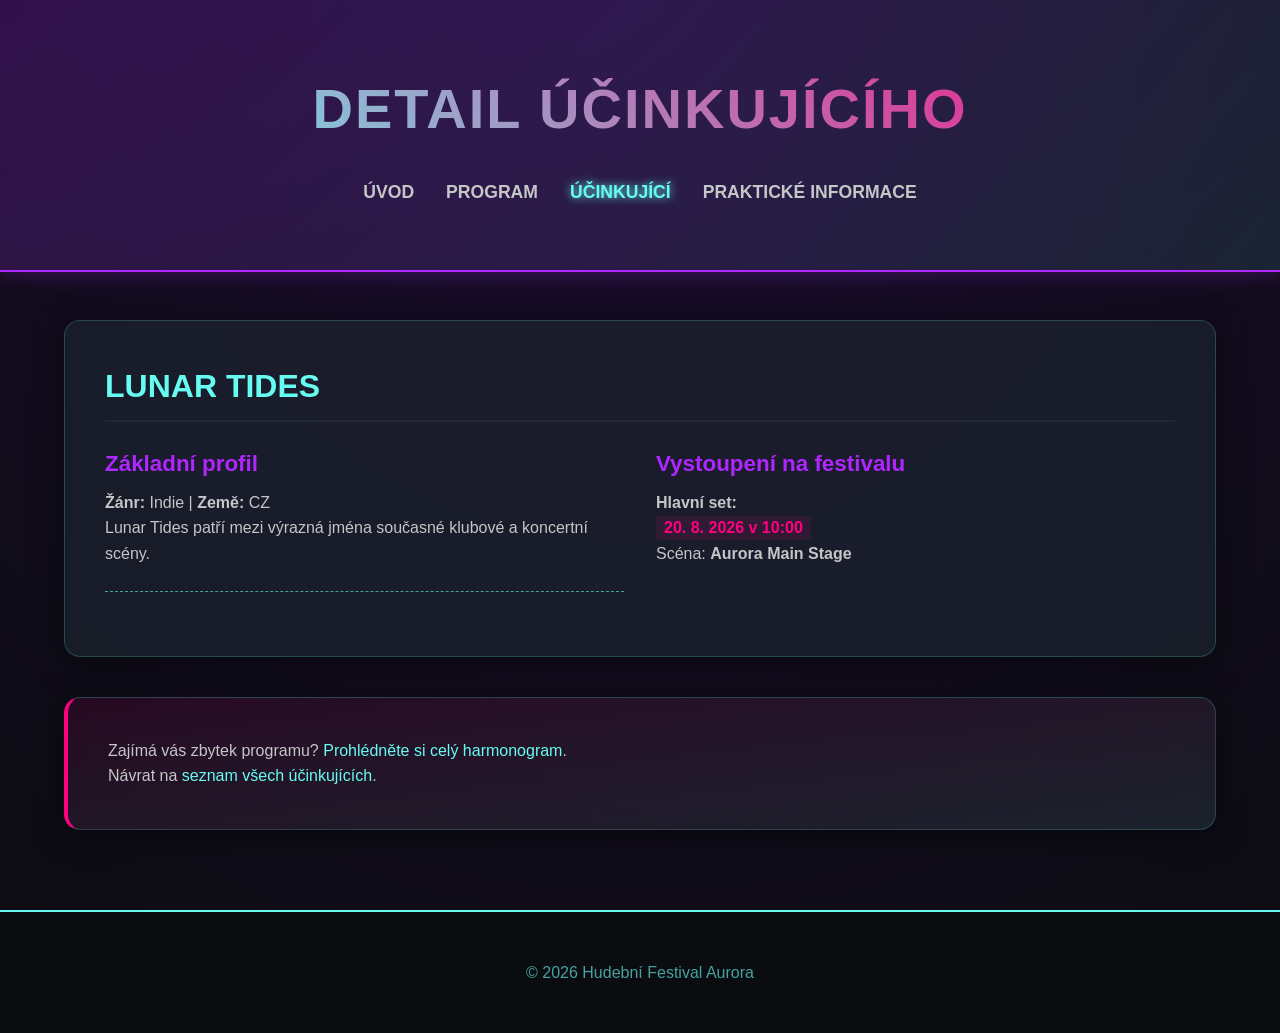
<file: web/performer-detail.html>
<!doctype html>
<html lang="cs">
  <head>
    <meta charset="UTF-8" />
    <meta name="viewport" content="width=device-width, initial-scale=1.0" />
    <title>Hudební Festival Aurora 2026 | Detail účinkujícího</title>
    <meta
      name="description"
      content="Profil a programová položka interpreta na festivalu Aurora."
    />
    <meta
      property="og:title"
      content="Detail účinkujícího | Hudební Festival Aurora 2026"
    />
    <meta
      property="og:description"
      content="Zjistěte více o svém oblíbeném interpretovi a kdy vystupuje."
    />
    <meta property="og:image" content="https://picsum.photos/1200/633" />
    <link rel="stylesheet" href="style.css" />
    <script type="application/ld+json">
      {
        "@context": "https://schema.org",
        "@type": "MusicGroup",
        "name": "Lunar Tides",
        "genre": "Indie",
        "homeLocation": {
          "@type": "Place",
          "name": "Czech Republic"
        },
        "event": {
          "@type": "MusicEvent",
          "name": "Lunar Tides at Aurora 2026",
          "startDate": "2026-08-20T10:00",
          "location": {
            "@type": "Place",
            "name": "Aurora Main Stage"
          }
        }
      }
    </script>
  </head>
  <body>
    <header>
      <h1>Detail účinkujícího</h1>
      <nav aria-label="Hlavní navigace">
        <ul>
          <li><a href="index.html">Úvod</a></li>
          <li><a href="program.html">Program</a></li>
          <li><a href="performers.html" aria-current="page">Účinkující</a></li>
          <li><a href="practical-info.html">Praktické informace</a></li>
        </ul>
      </nav>
    </header>

    <main>
      <section>
        <h2 id="performer-name">Lunar Tides</h2>
        <div class="grid">
          <article>
            <h3>Základní profil</h3>
            <p id="performer-profile"><strong>Žánr:</strong> Indie | <strong>Země:</strong> CZ</p>
            <p id="performer-bio">Lunar Tides patří mezi výrazná jména současné klubové a koncertní scény.</p>
          </article>
          <article>
            <h3>Vystoupení na festivalu</h3>
            <p id="performer-next-event">
              <strong>Hlavní set:</strong><br>
              <time datetime="2026-08-20T10:00">20. 8. 2026 v 10:00</time><br>
              Scéna: <strong>Aurora Main Stage</strong>
            </p>
          </article>
        </div>
      </section>

      <aside>
        <p>Zajímá vás zbytek programu? <a href="program.html">Prohlédněte si celý harmonogram</a>.</p>
        <p>Návrat na <a href="performers.html">seznam všech účinkujících</a>.</p>
      </aside>
    </main>

    <footer>
      <p>&copy; 2026 Hudební Festival Aurora</p>
    </footer>
  </body>
</html>
</file>
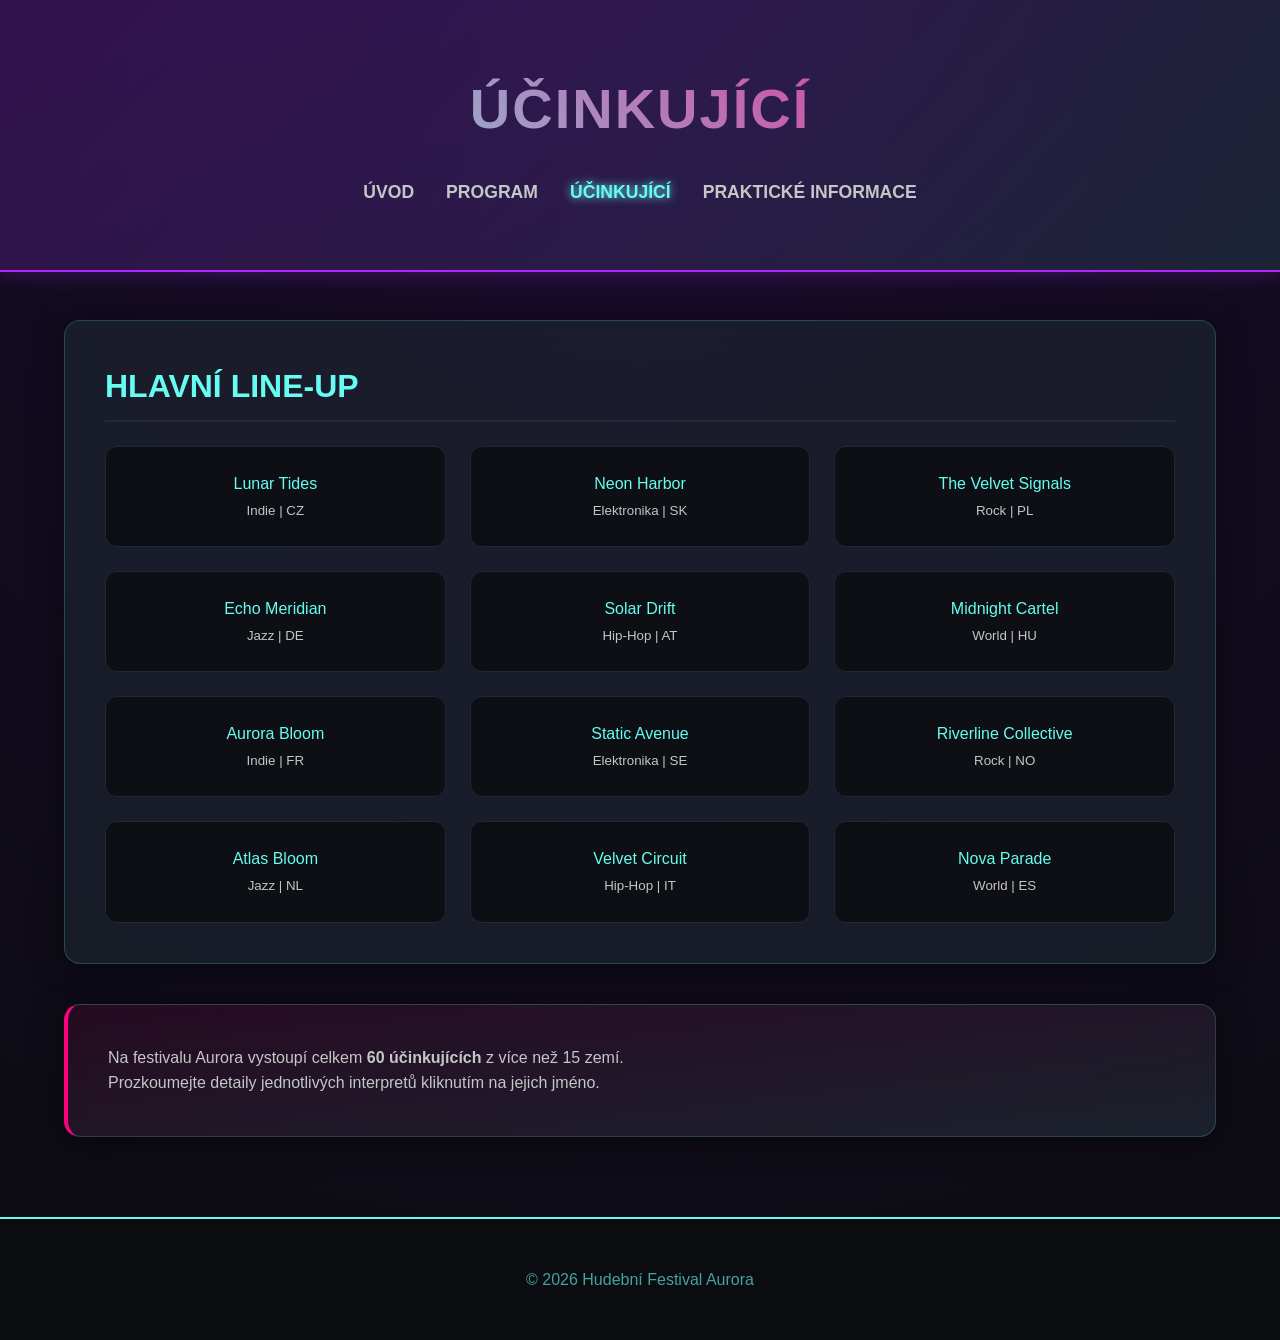
<file: web/performers.html>
<!doctype html>
<html lang="cs">
  <head>
    <meta charset="UTF-8" />
    <meta name="viewport" content="width=device-width, initial-scale=1.0" />
    <title>Hudební Festival Aurora 2026 | Účinkující</title>
    <meta name="description" content="Seznam všech interpretů a hostů festivalu Aurora." />
    <meta
      property="og:title"
      content="Účinkující | Hudební Festival Aurora 2026"
    />
    <meta
      property="og:description"
      content="Přehled interpretů z celého světa, kteří vystoupí na festivalu Aurora."
    />
    <meta property="og:image" content="https://picsum.photos/1200/632" />
    <link rel="stylesheet" href="style.css" />
  </head>
  <body>
    <header>
      <h1>Účinkující</h1>
      <nav aria-label="Hlavní navigace">
        <ul>
          <li><a href="index.html">Úvod</a></li>
          <li><a href="program.html">Program</a></li>
          <li><a href="performers.html" aria-current="page">Účinkující</a></li>
          <li><a href="practical-info.html">Praktické informace</a></li>
        </ul>
      </nav>
    </header>

    <main>
      <section>
        <h2>Hlavní line-up</h2>
        <ul id="performers-list" class="card-grid">
          <li>
            <a href="performer-detail.html">Lunar Tides</a><br>
            <small>Indie | CZ</small>
          </li>
          <li>
            <a href="performer-detail.html">Neon Harbor</a><br>
            <small>Elektronika | SK</small>
          </li>
          <li>
            <a href="performer-detail.html">The Velvet Signals</a><br>
            <small>Rock | PL</small>
          </li>
          <li>
            <a href="performer-detail.html">Echo Meridian</a><br>
            <small>Jazz | DE</small>
          </li>
          <li>
            <a href="performer-detail.html">Solar Drift</a><br>
            <small>Hip-Hop | AT</small>
          </li>
          <li>
            <a href="performer-detail.html">Midnight Cartel</a><br>
            <small>World | HU</small>
          </li>
          <li>
            <a href="performer-detail.html">Aurora Bloom</a><br>
            <small>Indie | FR</small>
          </li>
          <li>
            <a href="performer-detail.html">Static Avenue</a><br>
            <small>Elektronika | SE</small>
          </li>
          <li>
            <a href="performer-detail.html">Riverline Collective</a><br>
            <small>Rock | NO</small>
          </li>
          <li>
            <a href="performer-detail.html">Atlas Bloom</a><br>
            <small>Jazz | NL</small>
          </li>
          <li>
            <a href="performer-detail.html">Velvet Circuit</a><br>
            <small>Hip-Hop | IT</small>
          </li>
          <li>
            <a href="performer-detail.html">Nova Parade</a><br>
            <small>World | ES</small>
          </li>
        </ul>
      </section>

      <aside>
        <p>Na festivalu Aurora vystoupí celkem <strong>60 účinkujících</strong> z více než 15 zemí.</p>
        <p>Prozkoumejte detaily jednotlivých interpretů kliknutím na jejich jméno.</p>
      </aside>
    </main>

    <footer>
      <p>&copy; 2026 Hudební Festival Aurora</p>
    </footer>
  </body>
</html>
</file>
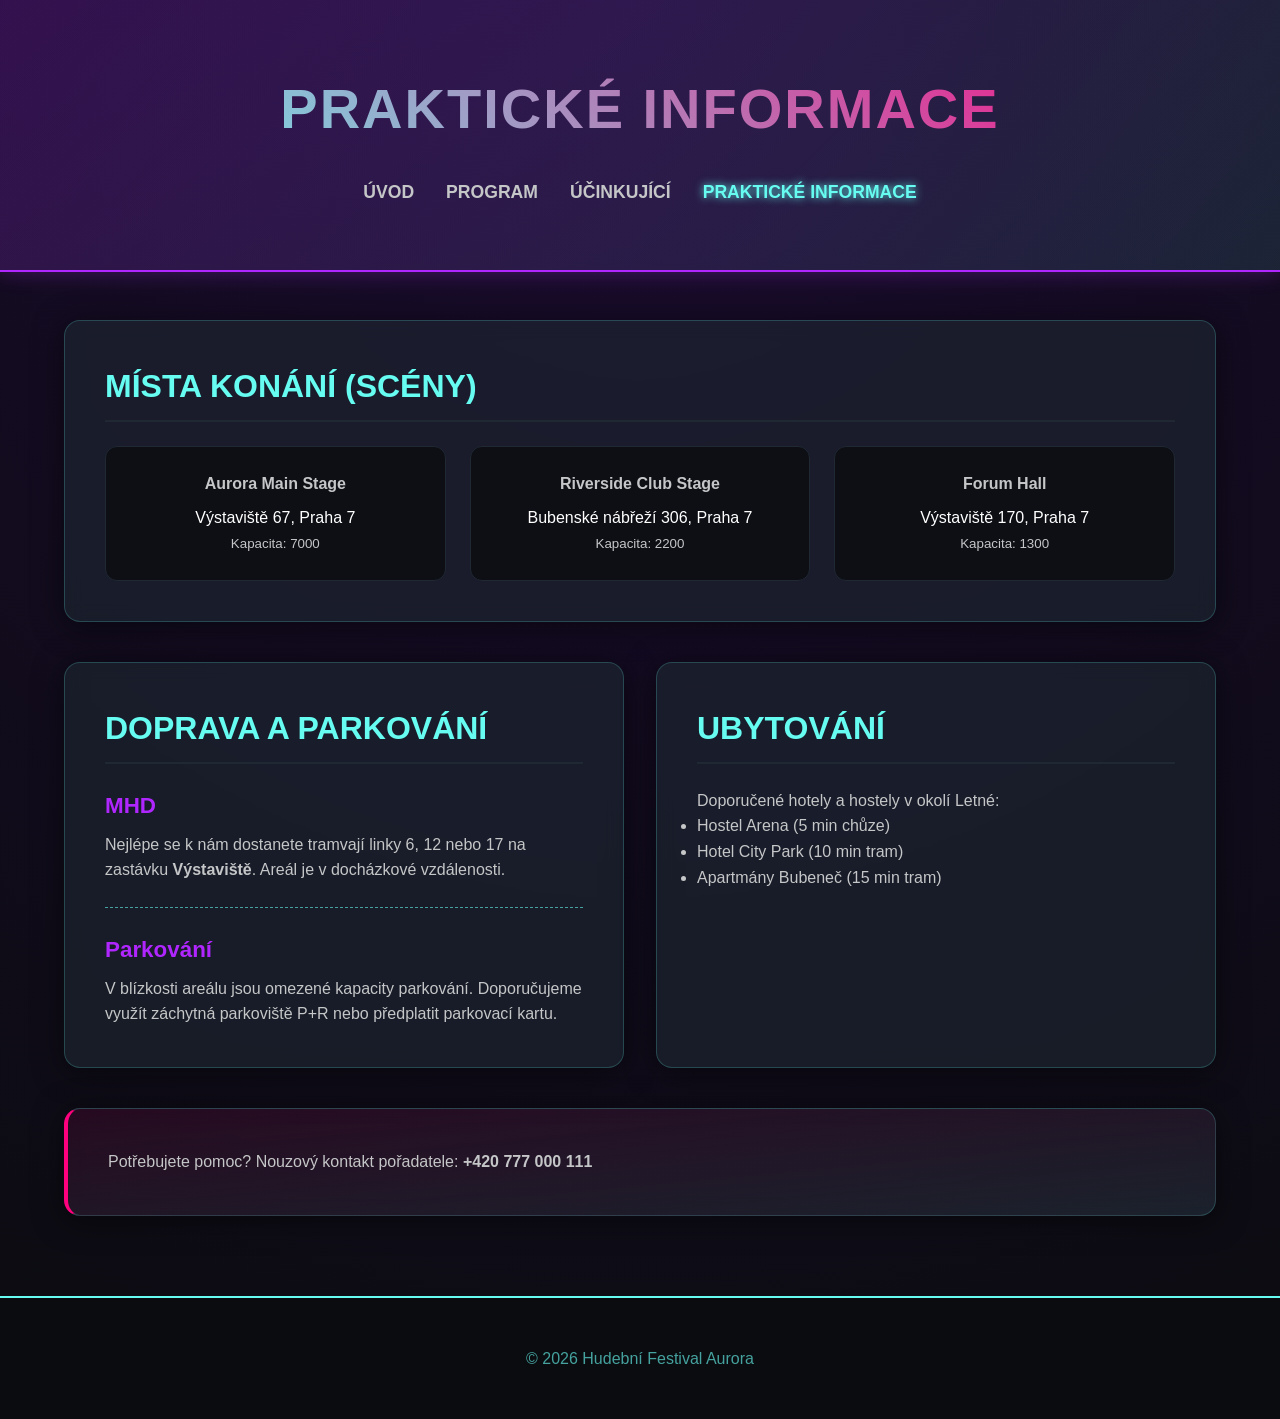
<file: web/practical-info.html>
<!doctype html>
<html lang="cs">
  <head>
    <meta charset="UTF-8" />
    <meta name="viewport" content="width=device-width, initial-scale=1.0" />
    <title>Hudební Festival Aurora 2026 | Praktické informace</title>
    <meta
      name="description"
      content="Doprava, ubytování, mapy a praktické informace pro návštěvníky festivalu Aurora."
    />
    <meta
      property="og:title"
      content="Praktické informace | Hudební Festival Aurora 2026"
    />
    <meta
      property="og:description"
      content="Doprava, parkování, ubytování a přehled scén."
    />
    <meta property="og:image" content="https://picsum.photos/1200/634" />
    <link rel="stylesheet" href="style.css" />
  </head>
  <body>
    <header>
      <h1>Praktické informace</h1>
      <nav aria-label="Hlavní navigace">
        <ul>
          <li><a href="index.html">Úvod</a></li>
          <li><a href="program.html">Program</a></li>
          <li><a href="performers.html">Účinkující</a></li>
          <li><a href="practical-info.html" aria-current="page">Praktické informace</a></li>
        </ul>
      </nav>
    </header>

    <main>
      <section>
        <h2>Místa konání (Scény)</h2>
        <ul id="venue-list" class="card-grid">
          <li>
            <strong>Aurora Main Stage</strong><br>
            <address>Výstaviště 67, Praha 7</address>
            <small>Kapacita: 7000</small>
          </li>
          <li>
            <strong>Riverside Club Stage</strong><br>
            <address>Bubenské nábřeží 306, Praha 7</address>
            <small>Kapacita: 2200</small>
          </li>
          <li>
            <strong>Forum Hall</strong><br>
            <address>Výstaviště 170, Praha 7</address>
            <small>Kapacita: 1300</small>
          </li>
        </ul>
      </section>

      <div class="grid">
        <section>
          <h2>Doprava a parkování</h2>
          <article>
            <h3>MHD</h3>
            <p>Nejlépe se k nám dostanete tramvají linky 6, 12 nebo 17 na zastávku <strong>Výstaviště</strong>. Areál je v docházkové vzdálenosti.</p>
          </article>
          <article>
            <h3>Parkování</h3>
            <p>
              V blízkosti areálu jsou omezené kapacity parkování. Doporučujeme využít záchytná parkoviště P+R nebo předplatit parkovací kartu.
            </p>
          </article>
        </section>

        <section>
          <h2>Ubytování</h2>
          <p>Doporučené hotely a hostely v okolí Letné:</p>
          <ul id="accommodation-list">
            <li>Hostel Arena (5 min chůze)</li>
            <li>Hotel City Park (10 min tram)</li>
            <li>Apartmány Bubeneč (15 min tram)</li>
          </ul>
        </section>
      </div>

      <aside>
        <p>Potřebujete pomoc? Nouzový kontakt pořadatele: <strong>+420 777 000 111</strong></p>
      </aside>
    </main>

    <footer>
      <p>&copy; 2026 Hudební Festival Aurora</p>
    </footer>
  </body>
</html>
</file>
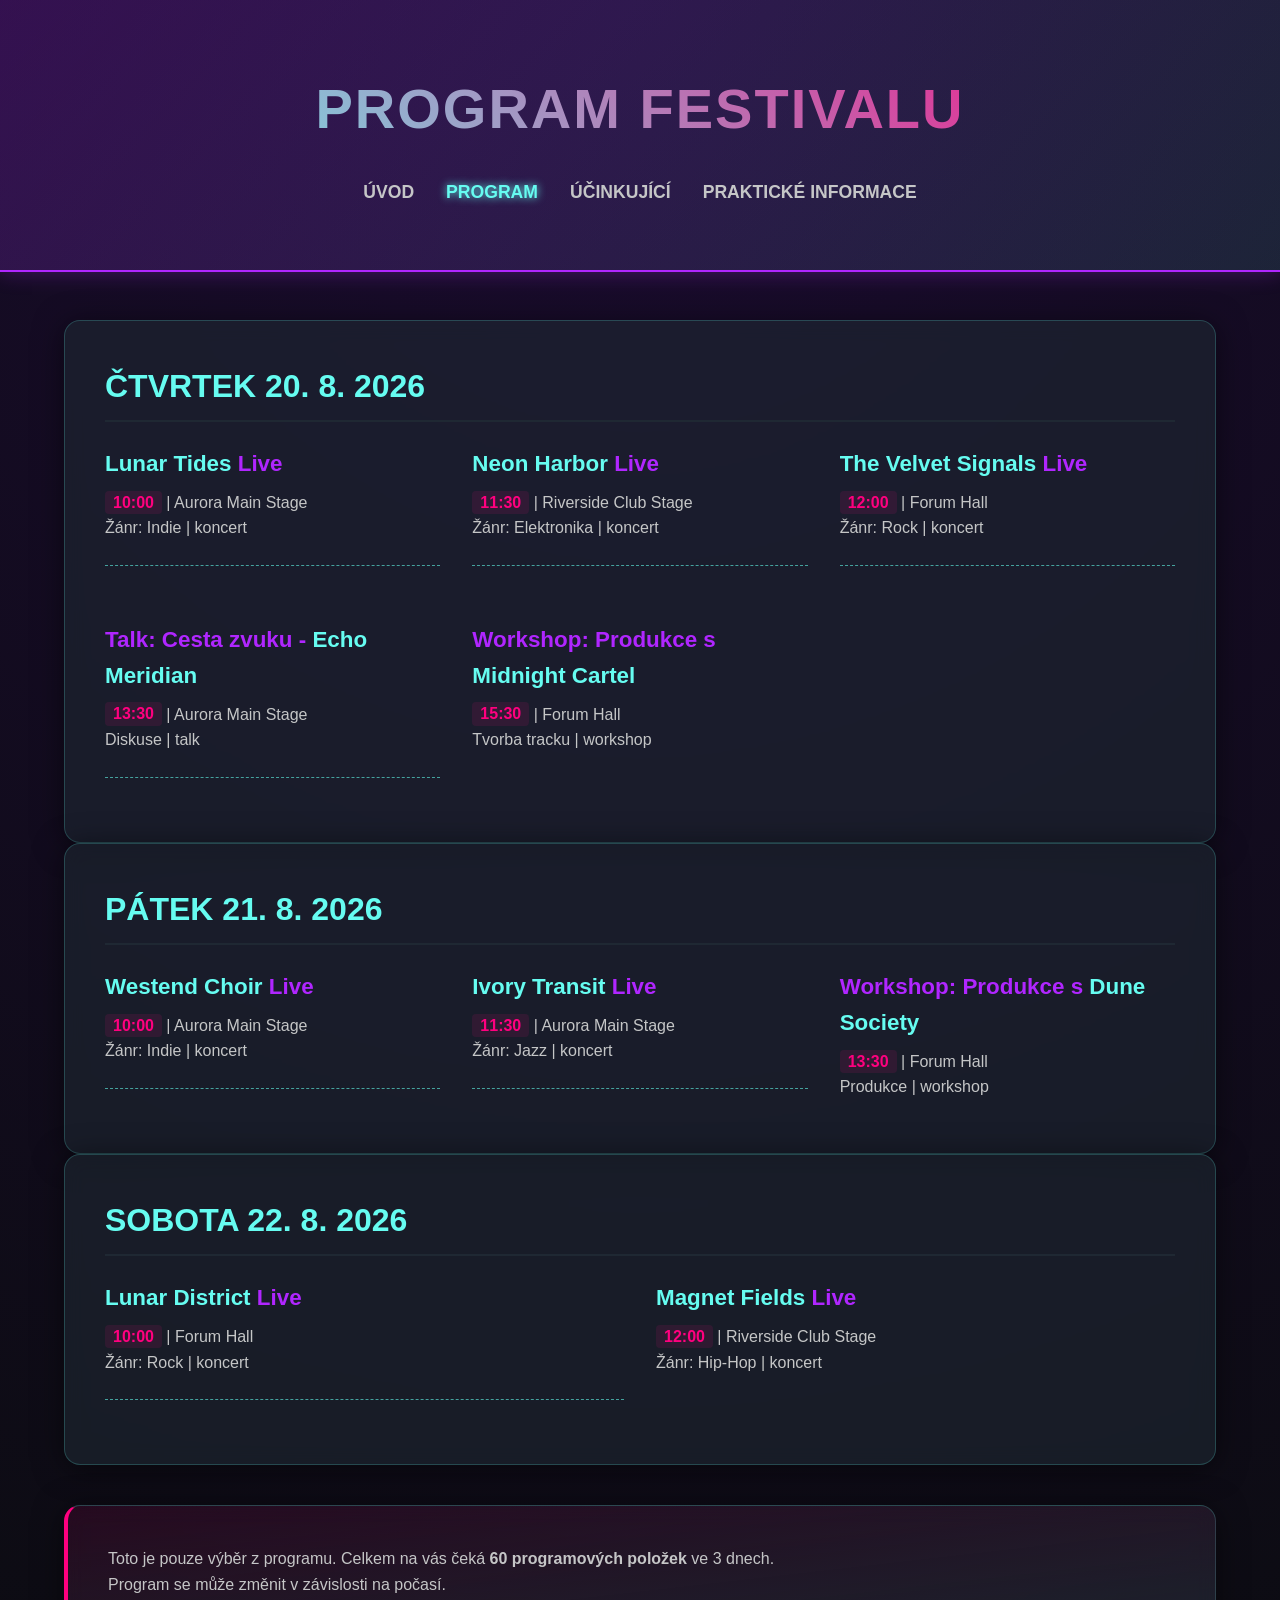
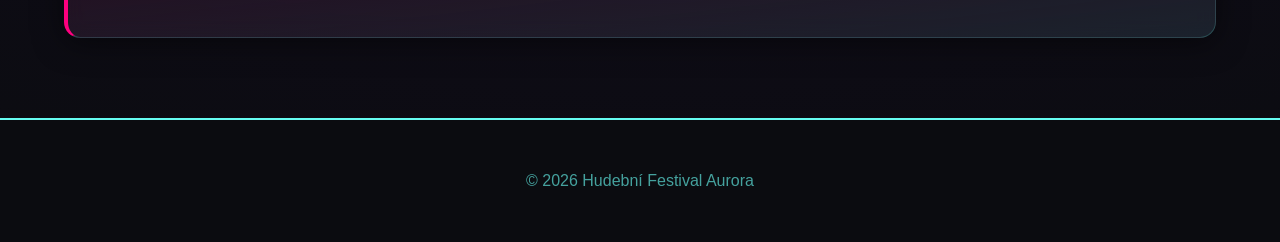
<file: web/program.html>
<!doctype html>
<html lang="cs">
  <head>
    <meta charset="UTF-8" />
    <meta name="viewport" content="width=device-width, initial-scale=1.0" />
    <title>Hudební Festival Aurora 2026 | Program</title>
    <meta
      name="description"
      content="Kompletní program festivalu Aurora rozdělený podle dnů a scén."
    />
    <meta
      property="og:title"
      content="Program | Hudební Festival Aurora 2026"
    />
    <meta
      property="og:description"
      content="Přehled všech koncertů, talků a workshopů během tří dnů."
    />
    <meta property="og:image" content="https://picsum.photos/1200/631" />
    <link rel="stylesheet" href="style.css" />
    <script type="application/ld+json">
      {
        "@context": "https://schema.org",
        "@type": "ItemList",
        "itemListElement": [
          {
            "@type": "MusicEvent",
            "position": 1,
            "name": "Lunar Tides Live",
            "startDate": "2026-08-20T10:00",
            "location": {
              "@type": "Place",
              "name": "Aurora Main Stage",
              "address": "Výstaviště 67, Praha 7"
            }
          },
          {
            "@type": "MusicEvent",
            "position": 2,
            "name": "Neon Harbor Live",
            "startDate": "2026-08-20T11:30",
            "location": {
              "@type": "Place",
              "name": "Riverside Club Stage",
              "address": "Bubenské nábřeží 306, Praha 7"
            }
          }
        ]
      }
    </script>
  </head>
  <body>
    <header>
      <h1>Program festivalu</h1>
      <nav aria-label="Hlavní navigace">
        <ul>
          <li><a href="index.html">Úvod</a></li>
          <li><a href="program.html" aria-current="page">Program</a></li>
          <li><a href="performers.html">Účinkující</a></li>
          <li><a href="practical-info.html">Praktické informace</a></li>
        </ul>
      </nav>
    </header>

    <main>
      <div id="schedule-container">
        <section>
          <h2>Čtvrtek 20. 8. 2026</h2>
          <div class="grid">
            <article>
              <h3><a href="performer-detail.html">Lunar Tides</a> Live</h3>
              <p>
                <time datetime="2026-08-20T10:00">10:00</time> | Aurora Main Stage
              </p>
              <p>Žánr: Indie | koncert</p>
            </article>
            <article>
              <h3><a href="performer-detail.html">Neon Harbor</a> Live</h3>
              <p>
                <time datetime="2026-08-20T11:30">11:30</time> | Riverside Club Stage
              </p>
              <p>Žánr: Elektronika | koncert</p>
            </article>
            <article>
              <h3><a href="performer-detail.html">The Velvet Signals</a> Live</h3>
              <p>
                <time datetime="2026-08-20T12:00">12:00</time> | Forum Hall
              </p>
              <p>Žánr: Rock | koncert</p>
            </article>
            <article>
              <h3>Talk: Cesta zvuku - <a href="performer-detail.html">Echo Meridian</a></h3>
              <p>
                <time datetime="2026-08-20T13:30">13:30</time> | Aurora Main Stage
              </p>
              <p>Diskuse | talk</p>
            </article>
            <article>
              <h3>Workshop: Produkce s <a href="performer-detail.html">Midnight Cartel</a></h3>
              <p>
                <time datetime="2026-08-20T15:30">15:30</time> | Forum Hall
              </p>
              <p>Tvorba tracku | workshop</p>
            </article>
          </div>
        </section>

        <section>
          <h2>Pátek 21. 8. 2026</h2>
          <div class="grid">
            <article>
              <h3><a href="performer-detail.html">Westend Choir</a> Live</h3>
              <p>
                <time datetime="2026-08-21T10:00">10:00</time> | Aurora Main Stage
              </p>
              <p>Žánr: Indie | koncert</p>
            </article>
            <article>
              <h3><a href="performer-detail.html">Ivory Transit</a> Live</h3>
              <p>
                <time datetime="2026-08-21T11:30">11:30</time> | Aurora Main Stage
              </p>
              <p>Žánr: Jazz | koncert</p>
            </article>
            <article>
              <h3>Workshop: Produkce s <a href="performer-detail.html">Dune Society</a></h3>
              <p>
                <time datetime="2026-08-21T13:30">13:30</time> | Forum Hall
              </p>
              <p>Produkce | workshop</p>
            </article>
          </div>
        </section>

        <section>
          <h2>Sobota 22. 8. 2026</h2>
          <div class="grid">
            <article>
              <h3><a href="performer-detail.html">Lunar District</a> Live</h3>
              <p>
                <time datetime="2026-08-22T10:00">10:00</time> | Forum Hall
              </p>
              <p>Žánr: Rock | koncert</p>
            </article>
            <article>
              <h3><a href="performer-detail.html">Magnet Fields</a> Live</h3>
              <p>
                <time datetime="2026-08-22T12:00">12:00</time> | Riverside Club Stage
              </p>
              <p>Žánr: Hip-Hop | koncert</p>
            </article>
          </div>
        </section>
      </div>

      <aside>
        <p>Toto je pouze výběr z programu. Celkem na vás čeká <strong>60 programových položek</strong> ve 3 dnech.</p>
        <p>Program se může změnit v závislosti na počasí.</p>
      </aside>
    </main>

    <footer>
      <p>&copy; 2026 Hudební Festival Aurora</p>
    </footer>
  </body>
</html>
</file>
<file: web/style.css>
:root {
  --bg-color: #0b0c10;
  --surface: #1f2833;
  --text-main: #c5c6c7;
  --neon-cyan: #66fcf1;
  --neon-blue: #45a29e;
  --neon-pink: #ff007f;
  --neon-purple: #b026ff;
}

* {
  box-sizing: border-box;
  margin: 0;
  padding: 0;
}

body {
  font-family: "Segoe UI", Tahoma, Geneva, Verdana, sans-serif;
  background: radial-gradient(circle at top, #1a0b2e 0%, var(--bg-color) 100%);
  color: var(--text-main);
  line-height: 1.6;
  min-height: 100vh;
}

header {
  background: linear-gradient(
    135deg,
    rgba(176, 38, 255, 0.2),
    rgba(102, 252, 241, 0.1)
  );
  padding: 4rem 2rem;
  text-align: center;
  border-bottom: 2px solid var(--neon-purple);
  box-shadow: 0 0 20px rgba(176, 38, 255, 0.3);
}

header h1 {
  font-size: 3.5rem;
  font-weight: 900;
  text-transform: uppercase;
  letter-spacing: 2px;
  background: linear-gradient(45deg, var(--neon-cyan), var(--neon-pink));
  -webkit-background-clip: text;
  -webkit-text-fill-color: transparent;
  animation: glow 2s ease-in-out infinite alternate;
}

@keyframes glow {
  from {
    text-shadow: 0 0 10px rgba(102, 252, 241, 0.2);
  }

  to {
    text-shadow: 0 0 20px rgba(255, 0, 127, 0.4);
  }
}

nav ul {
  display: flex;
  flex-wrap: wrap;
  gap: 2rem;
  justify-content: center;
  margin-top: 1.5rem;
  list-style: none;
}

nav a {
  color: var(--text-main);
  text-decoration: none;
  font-size: 1.1rem;
  font-weight: bold;
  text-transform: uppercase;
  transition: color 0.3s, text-shadow 0.3s;
}

nav a:hover,
nav a[aria-current="page"] {
  color: var(--neon-cyan);
  text-shadow: 0 0 8px var(--neon-cyan);
}

main {
  display: flex;
  flex-direction: column;
  gap: 2.5rem;
  max-width: 1200px;
  margin: 0 auto;
  padding: 3rem 1.5rem;
}

section,
aside {
  background: rgba(31, 40, 51, 0.6);
  backdrop-filter: blur(10px);
  padding: 2.5rem;
  border: 1px solid rgba(102, 252, 241, 0.2);
  border-radius: 16px;
  box-shadow: 0 4px 30px rgba(0, 0, 0, 0.5);
  transition: transform 0.3s ease, border-color 0.3s;
}

section:hover {
  border-color: var(--neon-pink);
  transform: translateY(-5px);
}

section h2 {
  color: var(--neon-cyan);
  font-size: 2rem;
  margin-bottom: 1.5rem;
  padding-bottom: 0.5rem;
  border-bottom: 2px solid var(--surface);
  text-transform: uppercase;
}

article {
  margin-bottom: 1.5rem;
  padding-bottom: 1.5rem;
  border-bottom: 1px dashed var(--neon-blue);
}

article:last-of-type {
  margin-bottom: 0;
  padding-bottom: 0;
  border-bottom: none;
}

article h3 {
  color: var(--neon-purple);
  font-size: 1.4rem;
  margin-bottom: 0.5rem;
}

aside {
  background: linear-gradient(
    to bottom right,
    rgba(255, 0, 127, 0.1),
    rgba(31, 40, 51, 0.8)
  );
  border-left: 4px solid var(--neon-pink);
}

aside h3 {
  color: var(--neon-pink);
  font-size: 1.5rem;
  margin-bottom: 1rem;
}

.grid {
  display: grid;
  grid-template-columns: repeat(auto-fit, minmax(320px, 1fr));
  gap: 2rem;
}

.card-grid {
  display: grid;
  grid-template-columns: repeat(auto-fit, minmax(260px, 1fr));
  gap: 1.5rem;
  list-style: none;
}

.card-grid li {
  background: rgba(11, 12, 16, 0.8);
  padding: 1.5rem;
  border: 1px solid var(--surface);
  border-radius: 12px;
  text-align: center;
  transition: all 0.3s ease;
}

.card-grid li:hover {
  border-color: var(--neon-cyan);
  box-shadow: 0 0 15px rgba(102, 252, 241, 0.3);
  transform: scale(1.03);
}

a {
  color: var(--neon-cyan);
  text-decoration: none;
  transition: 0.2s;
}

a:hover {
  color: var(--neon-pink);
  text-shadow: 0 0 5px var(--neon-pink);
}

time {
  color: var(--neon-pink);
  font-weight: bold;
  background: rgba(255, 0, 127, 0.1);
  padding: 0.2rem 0.5rem;
  border-radius: 4px;
}

address {
  font-style: normal;
  color: #fff;
  margin-top: 0.5rem;
}

img {
  width: 100%;
  margin-top: 1.5rem;
  border-radius: 12px;
  filter: contrast(1.2) saturate(1.2);
  box-shadow: 0 0 20px rgba(0, 0, 0, 0.8);
}

footer {
  text-align: center;
  padding: 3rem 1rem;
  margin-top: 2rem;
  background: var(--bg-color);
  color: var(--neon-blue);
  border-top: 2px solid var(--neon-cyan);
}
</file>
